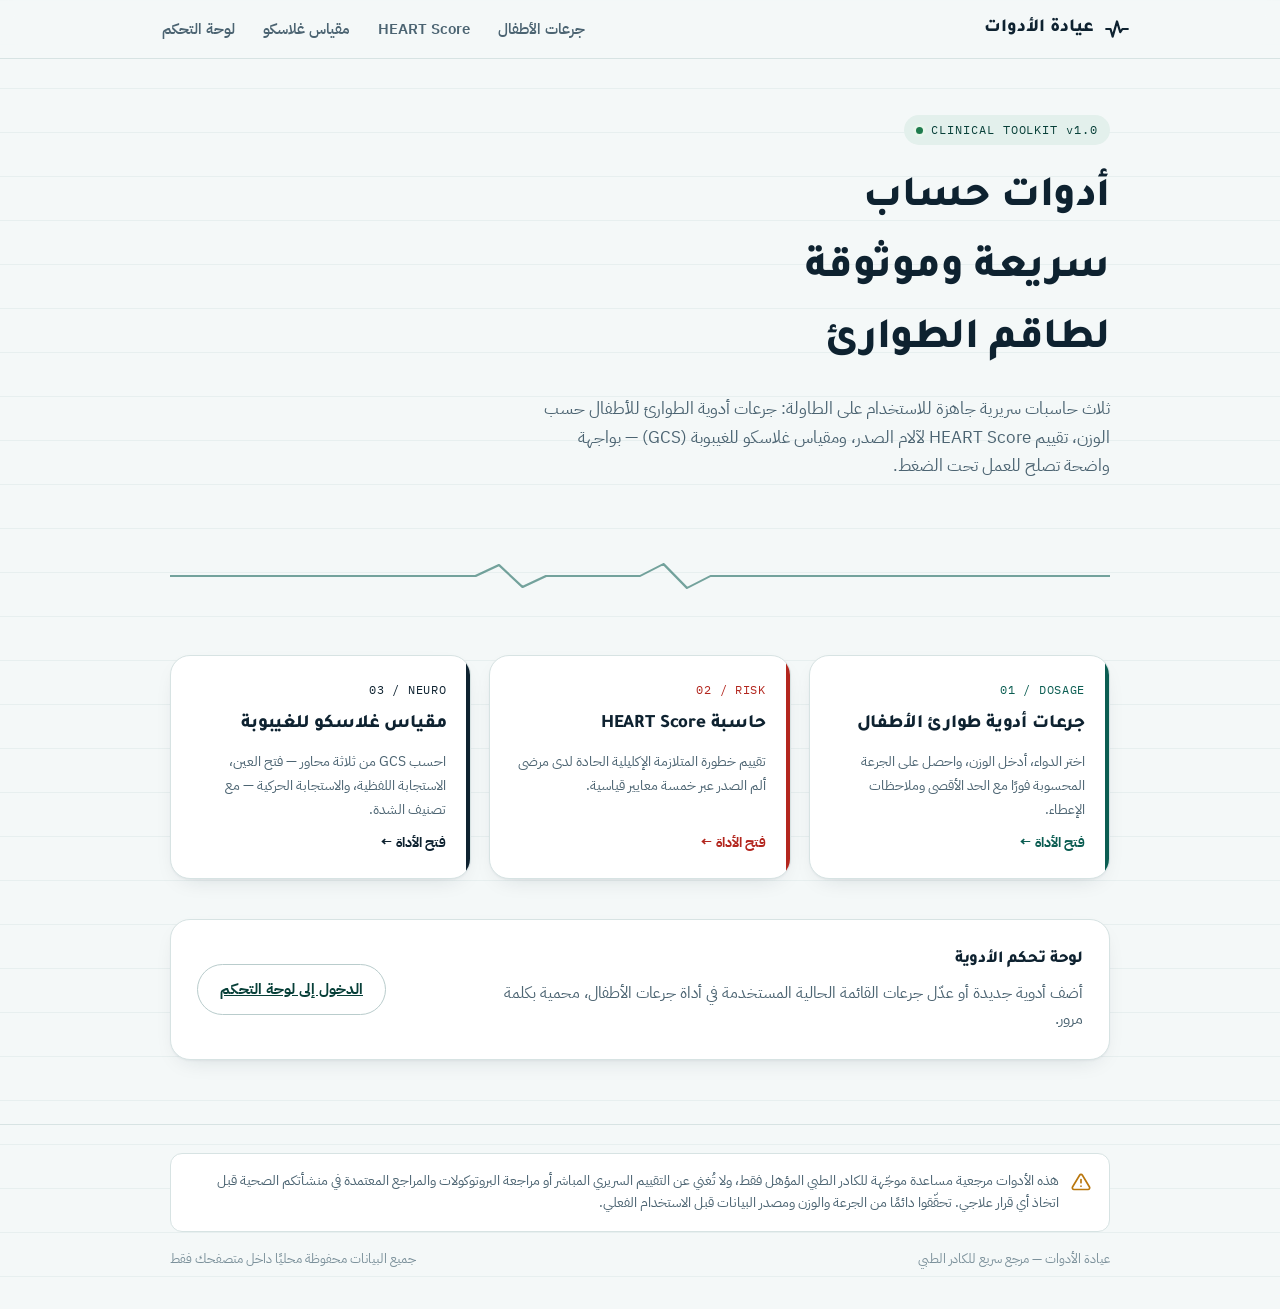
<file: index.html>
<!DOCTYPE html>
<html lang="ar" dir="rtl">
<head>
<meta charset="UTF-8">
<meta name="viewport" content="width=device-width, initial-scale=1.0">
<title>عيادة الأدوات — أدوات حساب سريرية للأطباء</title>
<meta name="description" content="أدوات سريرية سريعة: حاسبة جرعات طوارئ الأطفال، HEART Score، ومقياس غلاسكو للغيبوبة.">
<link rel="preconnect" href="https://fonts.googleapis.com">
<link href="https://fonts.googleapis.com/css2?family=Tajawal:wght@500;700;800;900&family=IBM+Plex+Sans+Arabic:wght@400;500;600;700&family=IBM+Plex+Mono:wght@500;600;700&display=swap" rel="stylesheet">
<link rel="stylesheet" href="css/style.css">
</head>
<body>

<header class="site">
  <div class="wrap site-nav">
    <a class="brand" href="index.html">
      <svg class="pulse" viewBox="0 0 24 24" fill="none" stroke="currentColor" stroke-width="2" stroke-linecap="round" stroke-linejoin="round"><path d="M2 12h4l2 7 4-14 3 10 2-3h5"/></svg>
      عيادة الأدوات
    </a>
    <ul class="nav-links">
      <li><a href="pediatric-dosing.html">جرعات الأطفال</a></li>
      <li><a href="heart-score.html">HEART Score</a></li>
      <li><a href="gcs.html">مقياس غلاسكو</a></li>
      <li><a href="admin.html">لوحة التحكم</a></li>
    </ul>
  </div>
</header>

<main class="wrap">
  <section class="hero">
    <span class="eyebrow">CLINICAL&nbsp;TOOLKIT&nbsp;v1.0</span>
    <h1>أدوات حساب سريعة وموثوقة لطاقم الطوارئ</h1>
    <p class="lead">ثلاث حاسبات سريرية جاهزة للاستخدام على الطاولة: جرعات أدوية الطوارئ للأطفال حسب الوزن، تقييم HEART Score لآلام الصدر، ومقياس غلاسكو للغيبوبة (GCS) — بواجهة واضحة تصلح للعمل تحت الضغط.</p>
  </section>

  <svg class="ecg-rule" viewBox="0 0 800 30" preserveAspectRatio="none" aria-hidden="true">
    <polyline points="0,15 260,15 280,4 300,26 320,15 340,15 360,15 380,15 400,15 420,3 440,27 460,15 480,15 800,15"
      fill="none" stroke="#0B5D52" stroke-width="2" stroke-linecap="round" stroke-linejoin="round"/>
  </svg>

  <section class="tool-grid">
    <a class="tool-card" href="pediatric-dosing.html" style="--card-accent:#0B5D52">
      <span class="tag">01 / DOSAGE</span>
      <h3>جرعات أدوية طوارئ الأطفال</h3>
      <p>اختر الدواء، أدخل الوزن، واحصل على الجرعة المحسوبة فورًا مع الحد الأقصى وملاحظات الإعطاء.</p>
      <span class="go">فتح الأداة ←</span>
    </a>
    <a class="tool-card" href="heart-score.html" style="--card-accent:#B3261E">
      <span class="tag">02 / RISK</span>
      <h3>حاسبة HEART Score</h3>
      <p>تقييم خطورة المتلازمة الإكليلية الحادة لدى مرضى ألم الصدر عبر خمسة معايير قياسية.</p>
      <span class="go">فتح الأداة ←</span>
    </a>
    <a class="tool-card" href="gcs.html" style="--card-accent:#0E2230">
      <span class="tag">03 / NEURO</span>
      <h3>مقياس غلاسكو للغيبوبة</h3>
      <p>احسب GCS من ثلاثة محاور — فتح العين، الاستجابة اللفظية، والاستجابة الحركية — مع تصنيف الشدة.</p>
      <span class="go">فتح الأداة ←</span>
    </a>
  </section>

  <div class="panel" style="display:flex; gap:16px; align-items:center; flex-wrap:wrap; justify-content:space-between;">
    <div style="max-width:60ch;">
      <h2 style="margin-bottom:6px;">لوحة تحكم الأدوية</h2>
      <p style="margin:0;">أضف أدوية جديدة أو عدّل جرعات القائمة الحالية المستخدمة في أداة جرعات الأطفال، محمية بكلمة مرور.</p>
    </div>
    <a class="btn ghost" href="admin.html">الدخول إلى لوحة التحكم</a>
  </div>
</main>

<footer class="site">
  <div class="wrap">
    <div class="disclaimer">
      <svg viewBox="0 0 24 24" width="20" height="20" fill="none" stroke="currentColor" stroke-width="2" stroke-linecap="round" stroke-linejoin="round"><path d="M10.29 3.86 1.82 18a2 2 0 0 0 1.71 3h16.94a2 2 0 0 0 1.71-3L13.71 3.86a2 2 0 0 0-3.42 0z"/><line x1="12" y1="9" x2="12" y2="13"/><line x1="12" y1="17" x2="12.01" y2="17"/></svg>
      <div>هذه الأدوات مرجعية مساعدة موجّهة للكادر الطبي المؤهل فقط، ولا تُغني عن التقييم السريري المباشر أو مراجعة البروتوكولات والمراجع المعتمدة في منشأتكم الصحية قبل اتخاذ أي قرار علاجي. تحقّقوا دائمًا من الجرعة والوزن ومصدر البيانات قبل الاستخدام الفعلي.</div>
    </div>
    <div class="foot-meta">
      <span>عيادة الأدوات — مرجع سريع للكادر الطبي</span>
      <span>جميع البيانات محفوظة محليًا داخل متصفحك فقط</span>
    </div>
  </div>
</footer>

</body>
</html>
</file>
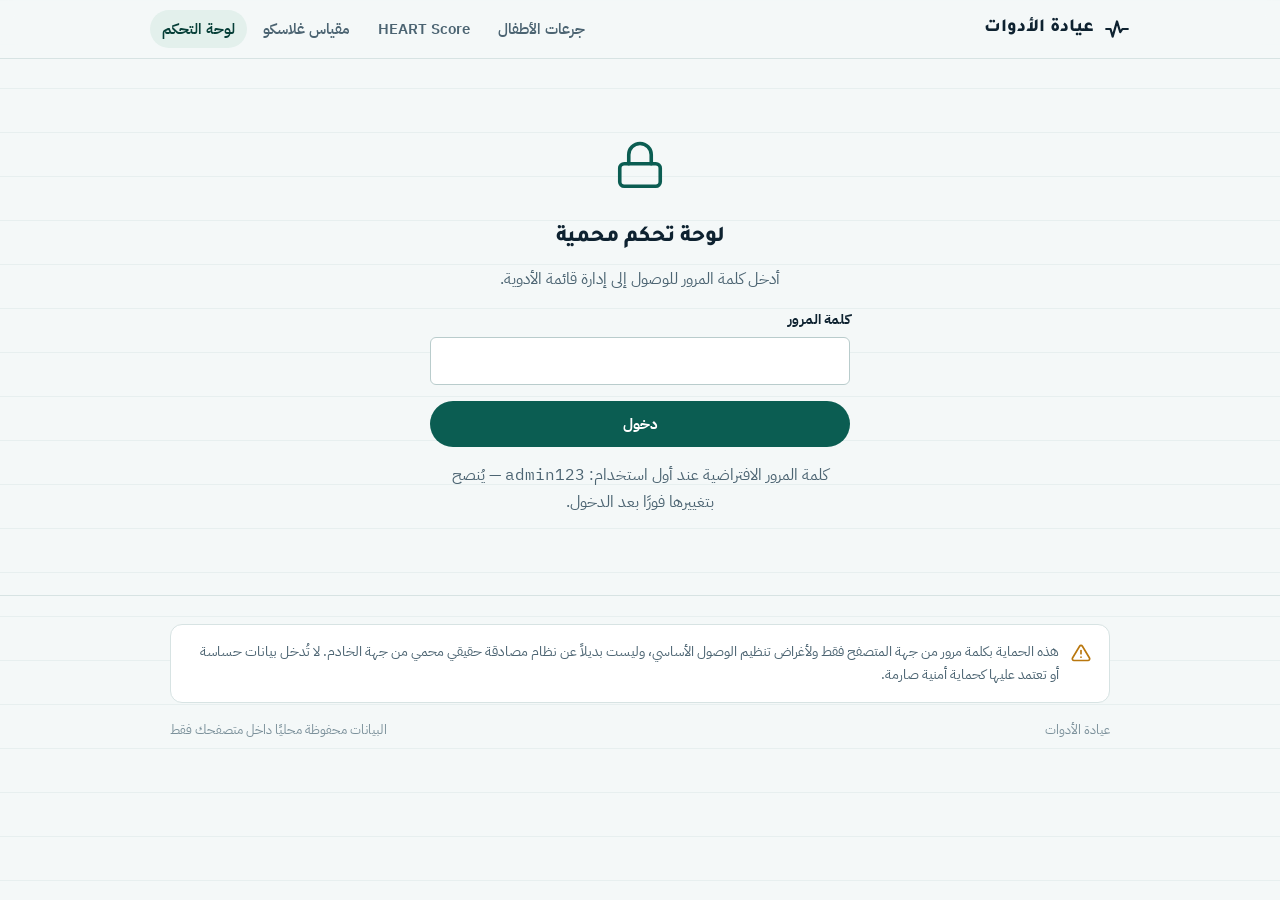
<file: admin.html>
<!DOCTYPE html>
<html lang="ar" dir="rtl">
<head>
<meta charset="UTF-8">
<meta name="viewport" content="width=device-width, initial-scale=1.0">
<title>لوحة التحكم — عيادة الأدوات</title>
<link rel="preconnect" href="https://fonts.googleapis.com">
<link href="https://fonts.googleapis.com/css2?family=Tajawal:wght@500;700;800;900&family=IBM+Plex+Sans+Arabic:wght@400;500;600;700&family=IBM+Plex+Mono:wght@500;600;700&display=swap" rel="stylesheet">
<link rel="stylesheet" href="css/style.css">
</head>
<body>

<header class="site">
  <div class="wrap site-nav">
    <a class="brand" href="index.html">
      <svg class="pulse" viewBox="0 0 24 24" fill="none" stroke="currentColor" stroke-width="2" stroke-linecap="round" stroke-linejoin="round"><path d="M2 12h4l2 7 4-14 3 10 2-3h5"/></svg>
      عيادة الأدوات
    </a>
    <ul class="nav-links">
      <li><a href="pediatric-dosing.html">جرعات الأطفال</a></li>
      <li><a href="heart-score.html">HEART Score</a></li>
      <li><a href="gcs.html">مقياس غلاسكو</a></li>
      <li><a href="admin.html" class="active">لوحة التحكم</a></li>
    </ul>
  </div>
</header>

<main class="wrap" style="max-width:860px;">

  <!-- بوابة الدخول -->
  <section id="gate" class="gate">
    <svg class="lock" viewBox="0 0 24 24" fill="none" stroke="currentColor" stroke-width="1.6" stroke-linecap="round" stroke-linejoin="round"><rect x="3" y="11" width="18" height="10" rx="2"/><path d="M7 11V7a5 5 0 0 1 10 0v4"/></svg>
    <h1 style="font-size:1.4rem;">لوحة تحكم محمية</h1>
    <p>أدخل كلمة المرور للوصول إلى إدارة قائمة الأدوية.</p>
    <form id="gateForm" style="text-align:right;">
      <div class="field">
        <label for="passInput">كلمة المرور</label>
        <input type="password" id="passInput" autocomplete="current-password" required>
      </div>
      <div id="gateError" class="alert error" style="display:none;">كلمة المرور غير صحيحة.</div>
      <button class="btn" type="submit" style="width:100%;">دخول</button>
    </form>
    <p class="hint" style="margin-top:14px;">كلمة المرور الافتراضية عند أول استخدام: <span class="mono">admin123</span> — يُنصح بتغييرها فورًا بعد الدخول.</p>
  </section>

  <!-- لوحة التحكم -->
  <section id="panelArea" style="display:none;">
    <div class="tool-header" style="padding-top:20px;">
      <span class="kicker">ADMIN&nbsp;PANEL</span>
      <h1>إدارة قائمة الأدوية</h1>
      <p>أضف دواءً جديدًا أو عدّل جرعة موجودة. التغييرات تُطبَّق فورًا على أداة حساب جرعات الأطفال.</p>
    </div>

    <div class="alert info">
      البيانات محفوظة داخل متصفحك الحالي فقط (localStorage) — لا يوجد خادم مركزي، لذا لن تظهر التعديلات لزائرين آخرين على أجهزتهم. لمشاركة قائمة موحّدة مع الفريق، استخدم زر "تصدير JSON" وأرسل الملف لهم، أو استوردوه يدويًا.
    </div>

    <div class="panel">
      <h2 id="formTitle">إضافة دواء جديد</h2>
      <form id="drugForm">
        <input type="hidden" id="drugId">
        <div class="grid-2">
          <div class="field">
            <label for="fName">اسم الدواء</label>
            <input type="text" id="fName" required>
          </div>
          <div class="field">
            <label for="fCategory">التصنيف</label>
            <input type="text" id="fCategory" placeholder="مثال: طوارئ حرجة">
          </div>
        </div>
        <div class="grid-2">
          <div class="field">
            <label for="fRoute">طريقة الإعطاء</label>
            <input type="text" id="fRoute" placeholder="مثال: IV/IO">
          </div>
          <div class="field">
            <label for="fUnit">وحدة الجرعة</label>
            <select id="fUnit">
              <option value="mg">ملغ (mg)</option>
              <option value="mL">مل (mL)</option>
              <option value="mcg">ميكروغرام (mcg)</option>
            </select>
          </div>
        </div>
        <div class="grid-2">
          <div class="field">
            <label for="fDosePerKg">الجرعة لكل كيلوغرام</label>
            <input type="number" id="fDosePerKg" class="mono" step="0.001" min="0" required>
          </div>
          <div class="field">
            <label for="fMaxDose">الحد الأقصى للجرعة (اختياري)</label>
            <input type="number" id="fMaxDose" class="mono" step="0.01" min="0">
          </div>
        </div>
        <div class="grid-2">
          <div class="field">
            <label for="fMinDose">الحد الأدنى للجرعة (اختياري)</label>
            <input type="number" id="fMinDose" class="mono" step="0.01" min="0">
          </div>
          <div class="field">
            <label for="fConcentration">التركيز ملغ/مل (اختياري لحساب الحجم)</label>
            <input type="number" id="fConcentration" class="mono" step="0.001" min="0">
          </div>
        </div>
        <div class="field">
          <label for="fNotes">ملاحظات</label>
          <textarea id="fNotes" rows="2"></textarea>
        </div>
        <div style="display:flex; gap:10px; flex-wrap:wrap;">
          <button class="btn" type="submit">حفظ الدواء</button>
          <button class="btn ghost" type="button" id="cancelEdit" style="display:none;">إلغاء التعديل</button>
        </div>
      </form>
    </div>

    <div class="toolbar">
      <h2 style="margin:0;">القائمة الحالية</h2>
      <div style="display:flex; gap:8px; flex-wrap:wrap;">
        <button class="btn ghost sm" id="exportBtn">تصدير JSON</button>
        <button class="btn ghost sm" id="resetBtn">استعادة الافتراضي</button>
        <button class="btn danger sm" id="lockBtn">تسجيل الخروج</button>
      </div>
    </div>

    <div class="panel">
      <div style="overflow-x:auto;">
        <table class="drugs" id="drugsTable">
          <thead>
            <tr><th>الاسم</th><th>التصنيف</th><th>جرعة/كغ</th><th>الحد الأقصى</th><th>الطريقة</th><th></th></tr>
          </thead>
          <tbody id="drugsTbody"></tbody>
        </table>
        <div class="empty" id="emptyState" style="display:none;">لا توجد أدوية مسجّلة بعد.</div>
      </div>
    </div>

    <div class="panel">
      <h2>تغيير كلمة المرور</h2>
      <form id="passForm" class="grid-2">
        <div class="field">
          <label for="newPass1">كلمة مرور جديدة</label>
          <input type="password" id="newPass1" minlength="4" required>
        </div>
        <div class="field">
          <label for="newPass2">تأكيد كلمة المرور</label>
          <input type="password" id="newPass2" minlength="4" required>
        </div>
        <div style="grid-column:1/-1;">
          <button class="btn ghost" type="submit">تحديث كلمة المرور</button>
        </div>
      </form>
    </div>
  </section>
</main>

<footer class="site">
  <div class="wrap">
    <div class="disclaimer">
      <svg viewBox="0 0 24 24" width="20" height="20" fill="none" stroke="currentColor" stroke-width="2" stroke-linecap="round" stroke-linejoin="round"><path d="M10.29 3.86 1.82 18a2 2 0 0 0 1.71 3h16.94a2 2 0 0 0 1.71-3L13.71 3.86a2 2 0 0 0-3.42 0z"/><line x1="12" y1="9" x2="12" y2="13"/><line x1="12" y1="17" x2="12.01" y2="17"/></svg>
      <div>هذه الحماية بكلمة مرور من جهة المتصفح فقط ولأغراض تنظيم الوصول الأساسي، وليست بديلاً عن نظام مصادقة حقيقي محمي من جهة الخادم. لا تُدخل بيانات حساسة أو تعتمد عليها كحماية أمنية صارمة.</div>
    </div>
    <div class="foot-meta">
      <span>عيادة الأدوات</span>
      <span>البيانات محفوظة محليًا داخل متصفحك فقط</span>
    </div>
  </div>
</footer>

<script src="js/storage.js"></script>
<script src="js/admin.js"></script>
</body>
</html>
</file>
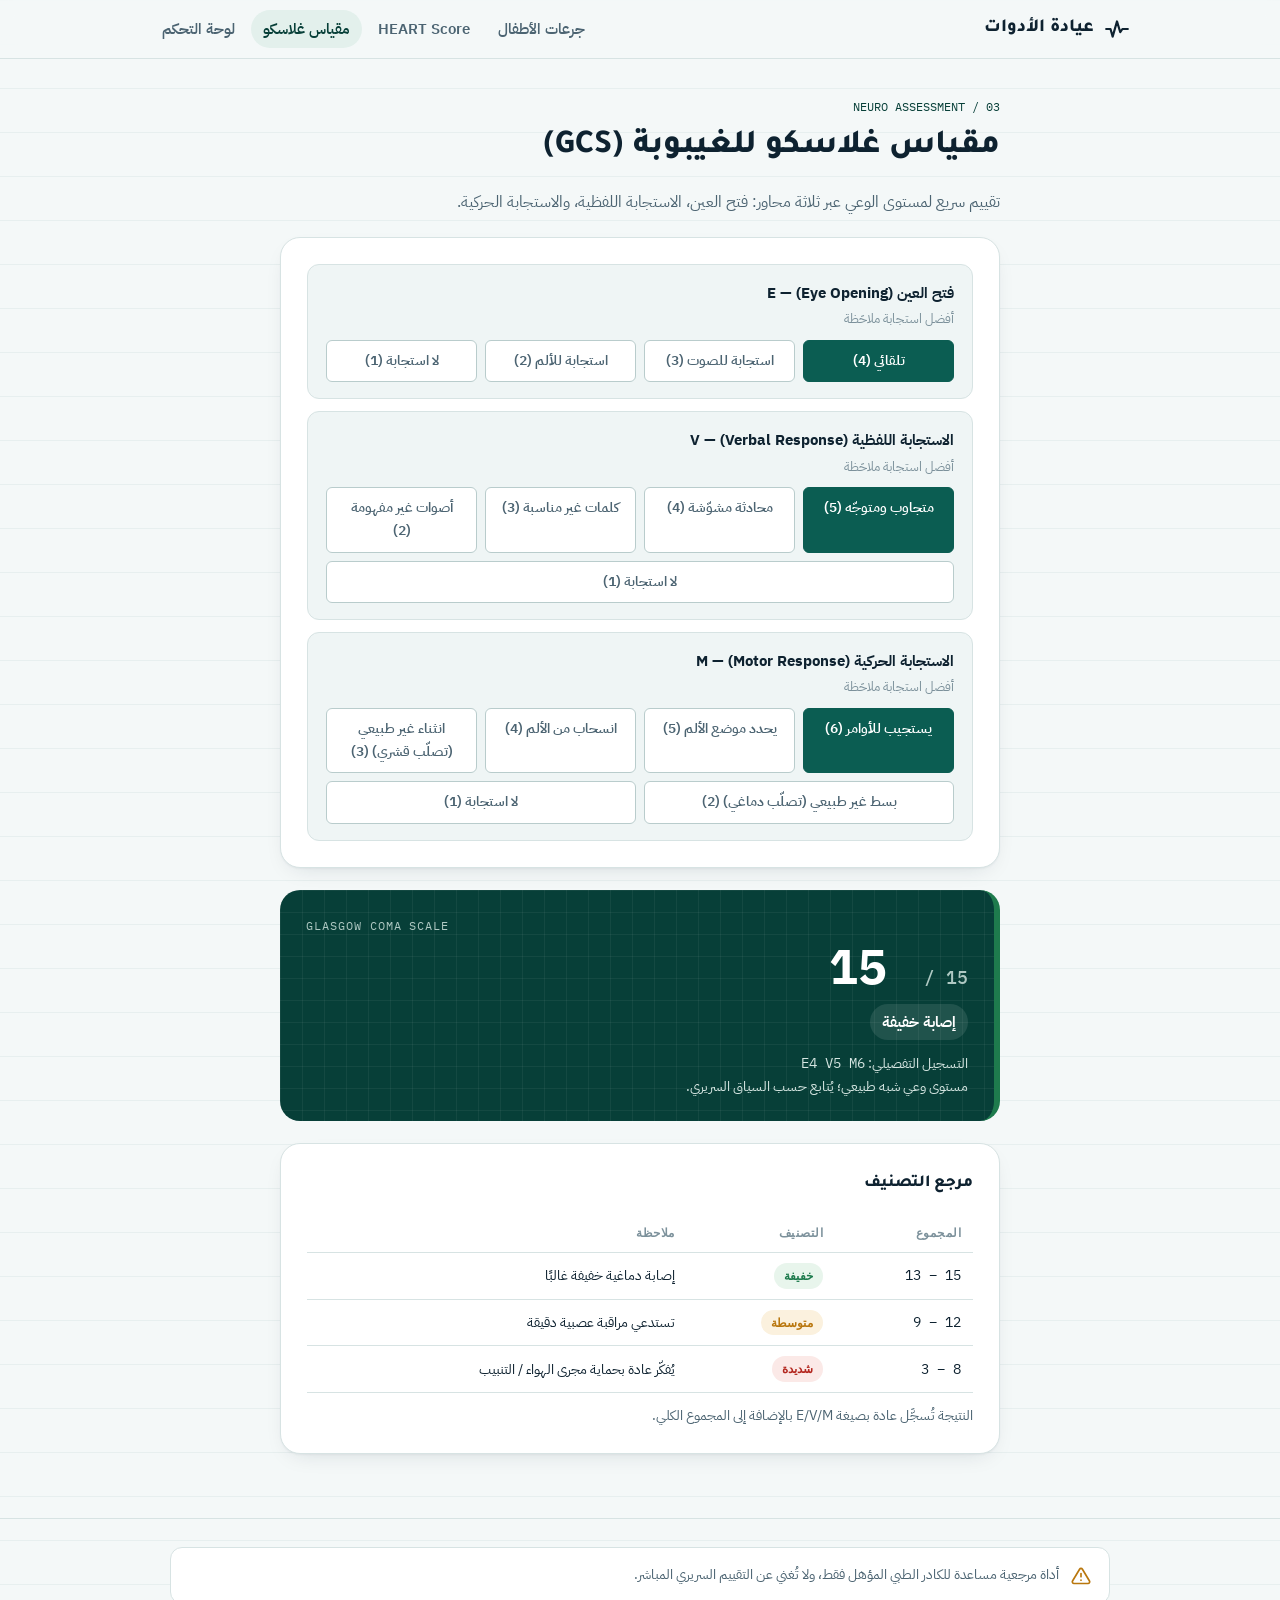
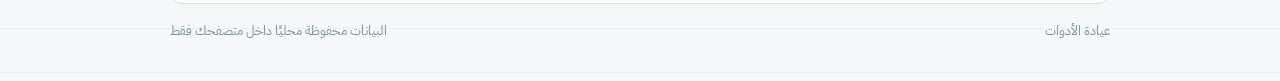
<file: gcs.html>
<!DOCTYPE html>
<html lang="ar" dir="rtl">
<head>
<meta charset="UTF-8">
<meta name="viewport" content="width=device-width, initial-scale=1.0">
<title>مقياس غلاسكو للغيبوبة (GCS) — عيادة الأدوات</title>
<link rel="preconnect" href="https://fonts.googleapis.com">
<link href="https://fonts.googleapis.com/css2?family=Tajawal:wght@500;700;800;900&family=IBM+Plex+Sans+Arabic:wght@400;500;600;700&family=IBM+Plex+Mono:wght@500;600;700&display=swap" rel="stylesheet">
<link rel="stylesheet" href="css/style.css">
</head>
<body>

<header class="site">
  <div class="wrap site-nav">
    <a class="brand" href="index.html">
      <svg class="pulse" viewBox="0 0 24 24" fill="none" stroke="currentColor" stroke-width="2" stroke-linecap="round" stroke-linejoin="round"><path d="M2 12h4l2 7 4-14 3 10 2-3h5"/></svg>
      عيادة الأدوات
    </a>
    <ul class="nav-links">
      <li><a href="pediatric-dosing.html">جرعات الأطفال</a></li>
      <li><a href="heart-score.html">HEART Score</a></li>
      <li><a href="gcs.html" class="active">مقياس غلاسكو</a></li>
      <li><a href="admin.html">لوحة التحكم</a></li>
    </ul>
  </div>
</header>

<main class="wrap" style="max-width:760px;">
  <div class="tool-header">
    <span class="kicker">03 / NEURO ASSESSMENT</span>
    <h1>مقياس غلاسكو للغيبوبة (GCS)</h1>
    <p>تقييم سريع لمستوى الوعي عبر ثلاثة محاور: فتح العين، الاستجابة اللفظية، والاستجابة الحركية.</p>
  </div>

  <form id="gcsForm">
    <div class="panel">
      <div class="criterion">
        <div class="c-title">فتح العين (Eye Opening) — E</div>
        <div class="c-desc">أفضل استجابة ملاحَظة</div>
        <div class="seg" data-key="eye">
          <input type="radio" name="eye" id="ey4" value="4" checked><label for="ey4">تلقائي (4)</label>
          <input type="radio" name="eye" id="ey3" value="3"><label for="ey3">استجابة للصوت (3)</label>
          <input type="radio" name="eye" id="ey2" value="2"><label for="ey2">استجابة للألم (2)</label>
          <input type="radio" name="eye" id="ey1" value="1"><label for="ey1">لا استجابة (1)</label>
        </div>
      </div>

      <div class="criterion">
        <div class="c-title">الاستجابة اللفظية (Verbal Response) — V</div>
        <div class="c-desc">أفضل استجابة ملاحَظة</div>
        <div class="seg" data-key="verbal">
          <input type="radio" name="verbal" id="v5" value="5" checked><label for="v5">متجاوب ومتوجّه (5)</label>
          <input type="radio" name="verbal" id="v4" value="4"><label for="v4">محادثة مشوّشة (4)</label>
          <input type="radio" name="verbal" id="v3" value="3"><label for="v3">كلمات غير مناسبة (3)</label>
          <input type="radio" name="verbal" id="v2" value="2"><label for="v2">أصوات غير مفهومة (2)</label>
          <input type="radio" name="verbal" id="v1" value="1"><label for="v1">لا استجابة (1)</label>
        </div>
      </div>

      <div class="criterion" style="margin-bottom:0;">
        <div class="c-title">الاستجابة الحركية (Motor Response) — M</div>
        <div class="c-desc">أفضل استجابة ملاحَظة</div>
        <div class="seg" data-key="motor">
          <input type="radio" name="motor" id="m6" value="6" checked><label for="m6">يستجيب للأوامر (6)</label>
          <input type="radio" name="motor" id="m5" value="5"><label for="m5">يحدد موضع الألم (5)</label>
          <input type="radio" name="motor" id="m4" value="4"><label for="m4">انسحاب من الألم (4)</label>
          <input type="radio" name="motor" id="m3" value="3"><label for="m3">انثناء غير طبيعي (تصلّب قشري) (3)</label>
          <input type="radio" name="motor" id="m2" value="2"><label for="m2">بسط غير طبيعي (تصلّب دماغي) (2)</label>
          <input type="radio" name="motor" id="m1" value="1"><label for="m1">لا استجابة (1)</label>
        </div>
      </div>
    </div>
  </form>

  <div class="readout" id="readout" data-level="low">
    <div class="r-label">GLASGOW&nbsp;COMA&nbsp;SCALE</div>
    <div class="r-value" id="scoreValue">15 <small>/ 15</small></div>
    <span class="r-status" id="scoreStatus">إصابة خفيفة / وعي طبيعي</span>
    <div class="r-note" id="scoreNote"></div>
  </div>

  <div class="panel" style="margin-top:22px;">
    <h2>مرجع التصنيف</h2>
    <table class="drugs">
      <thead><tr><th>المجموع</th><th>التصنيف</th><th>ملاحظة</th></tr></thead>
      <tbody>
        <tr><td class="num">13 – 15</td><td><span class="badge low">خفيفة</span></td><td>إصابة دماغية خفيفة غالبًا</td></tr>
        <tr><td class="num">9 – 12</td><td><span class="badge mid">متوسطة</span></td><td>تستدعي مراقبة عصبية دقيقة</td></tr>
        <tr><td class="num">3 – 8</td><td><span class="badge high">شديدة</span></td><td>يُفكّر عادة بحماية مجرى الهواء / التنبيب</td></tr>
      </tbody>
    </table>
    <p style="margin-top:12px; margin-bottom:0; font-size:.85rem;">النتيجة تُسجَّل عادة بصيغة E/V/M بالإضافة إلى المجموع الكلي.</p>
  </div>
</main>

<footer class="site">
  <div class="wrap">
    <div class="disclaimer">
      <svg viewBox="0 0 24 24" width="20" height="20" fill="none" stroke="currentColor" stroke-width="2" stroke-linecap="round" stroke-linejoin="round"><path d="M10.29 3.86 1.82 18a2 2 0 0 0 1.71 3h16.94a2 2 0 0 0 1.71-3L13.71 3.86a2 2 0 0 0-3.42 0z"/><line x1="12" y1="9" x2="12" y2="13"/><line x1="12" y1="17" x2="12.01" y2="17"/></svg>
      <div>أداة مرجعية مساعدة للكادر الطبي المؤهل فقط، ولا تُغني عن التقييم السريري المباشر.</div>
    </div>
    <div class="foot-meta">
      <span>عيادة الأدوات</span>
      <span>البيانات محفوظة محليًا داخل متصفحك فقط</span>
    </div>
  </div>
</footer>

<script src="js/gcs.js"></script>
</body>
</html>
</file>
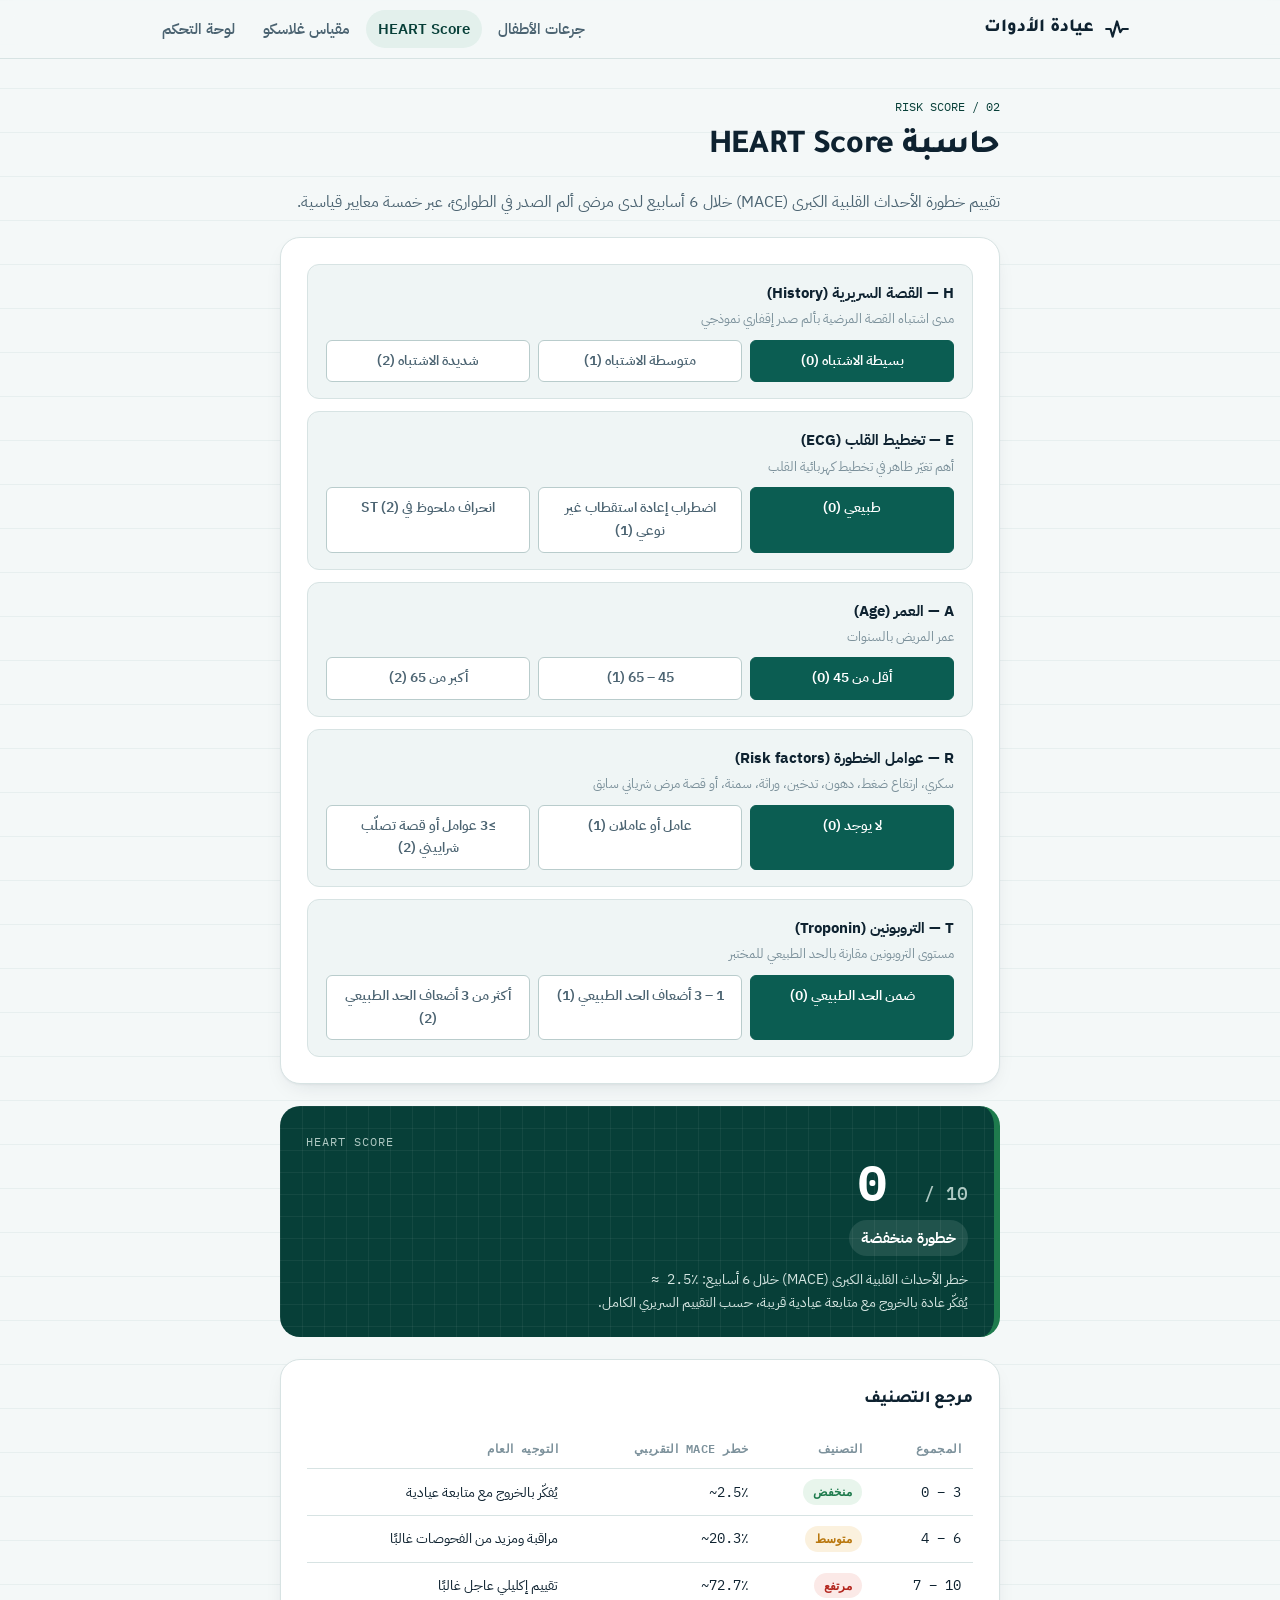
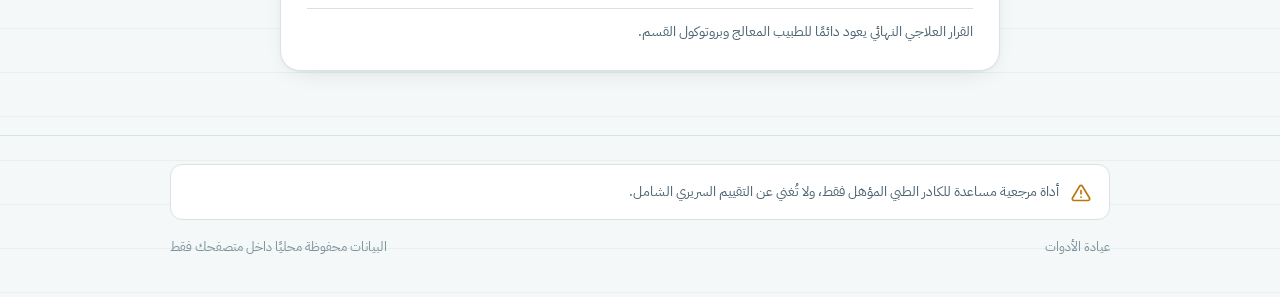
<file: heart-score.html>
<!DOCTYPE html>
<html lang="ar" dir="rtl">
<head>
<meta charset="UTF-8">
<meta name="viewport" content="width=device-width, initial-scale=1.0">
<title>حاسبة HEART Score — عيادة الأدوات</title>
<link rel="preconnect" href="https://fonts.googleapis.com">
<link href="https://fonts.googleapis.com/css2?family=Tajawal:wght@500;700;800;900&family=IBM+Plex+Sans+Arabic:wght@400;500;600;700&family=IBM+Plex+Mono:wght@500;600;700&display=swap" rel="stylesheet">
<link rel="stylesheet" href="css/style.css">
</head>
<body>

<header class="site">
  <div class="wrap site-nav">
    <a class="brand" href="index.html">
      <svg class="pulse" viewBox="0 0 24 24" fill="none" stroke="currentColor" stroke-width="2" stroke-linecap="round" stroke-linejoin="round"><path d="M2 12h4l2 7 4-14 3 10 2-3h5"/></svg>
      عيادة الأدوات
    </a>
    <ul class="nav-links">
      <li><a href="pediatric-dosing.html">جرعات الأطفال</a></li>
      <li><a href="heart-score.html" class="active">HEART Score</a></li>
      <li><a href="gcs.html">مقياس غلاسكو</a></li>
      <li><a href="admin.html">لوحة التحكم</a></li>
    </ul>
  </div>
</header>

<main class="wrap" style="max-width:760px;">
  <div class="tool-header">
    <span class="kicker">02 / RISK SCORE</span>
    <h1>حاسبة HEART Score</h1>
    <p>تقييم خطورة الأحداث القلبية الكبرى (MACE) خلال 6 أسابيع لدى مرضى ألم الصدر في الطوارئ، عبر خمسة معايير قياسية.</p>
  </div>

  <form id="heartForm">
    <div class="panel">
      <div class="criterion">
        <div class="c-title">H — القصة السريرية (History)</div>
        <div class="c-desc">مدى اشتباه القصة المرضية بألم صدر إقفاري نموذجي</div>
        <div class="seg" data-key="history">
          <input type="radio" name="history" id="h0" value="0" checked><label for="h0">بسيطة الاشتباه (0)</label>
          <input type="radio" name="history" id="h1" value="1"><label for="h1">متوسطة الاشتباه (1)</label>
          <input type="radio" name="history" id="h2" value="2"><label for="h2">شديدة الاشتباه (2)</label>
        </div>
      </div>

      <div class="criterion">
        <div class="c-title">E — تخطيط القلب (ECG)</div>
        <div class="c-desc">أهم تغيّر ظاهر في تخطيط كهربائية القلب</div>
        <div class="seg" data-key="ecg">
          <input type="radio" name="ecg" id="e0" value="0" checked><label for="e0">طبيعي (0)</label>
          <input type="radio" name="ecg" id="e1" value="1"><label for="e1">اضطراب إعادة استقطاب غير نوعي (1)</label>
          <input type="radio" name="ecg" id="e2" value="2"><label for="e2">انحراف ملحوظ في ST (2)</label>
        </div>
      </div>

      <div class="criterion">
        <div class="c-title">A — العمر (Age)</div>
        <div class="c-desc">عمر المريض بالسنوات</div>
        <div class="seg" data-key="age">
          <input type="radio" name="age" id="a0" value="0" checked><label for="a0">أقل من 45 (0)</label>
          <input type="radio" name="age" id="a1" value="1"><label for="a1">45 – 65 (1)</label>
          <input type="radio" name="age" id="a2" value="2"><label for="a2">أكبر من 65 (2)</label>
        </div>
      </div>

      <div class="criterion">
        <div class="c-title">R — عوامل الخطورة (Risk factors)</div>
        <div class="c-desc">سكري، ارتفاع ضغط، دهون، تدخين، وراثة، سمنة، أو قصة مرض شرياني سابق</div>
        <div class="seg" data-key="risk">
          <input type="radio" name="risk" id="r0" value="0" checked><label for="r0">لا يوجد (0)</label>
          <input type="radio" name="risk" id="r1" value="1"><label for="r1">عامل أو عاملان (1)</label>
          <input type="radio" name="risk" id="r2" value="2"><label for="r2">≥3 عوامل أو قصة تصلّب شراييني (2)</label>
        </div>
      </div>

      <div class="criterion" style="margin-bottom:0;">
        <div class="c-title">T — التروبونين (Troponin)</div>
        <div class="c-desc">مستوى التروبونين مقارنة بالحد الطبيعي للمختبر</div>
        <div class="seg" data-key="troponin">
          <input type="radio" name="troponin" id="t0" value="0" checked><label for="t0">ضمن الحد الطبيعي (0)</label>
          <input type="radio" name="troponin" id="t1" value="1"><label for="t1">1 – 3 أضعاف الحد الطبيعي (1)</label>
          <input type="radio" name="troponin" id="t2" value="2"><label for="t2">أكثر من 3 أضعاف الحد الطبيعي (2)</label>
        </div>
      </div>
    </div>
  </form>

  <div class="readout" id="readout" data-level="low">
    <div class="r-label">HEART&nbsp;SCORE</div>
    <div class="r-value" id="scoreValue">0 <small>/ 10</small></div>
    <span class="r-status" id="scoreStatus">خطورة منخفضة</span>
    <div class="r-note" id="scoreNote"></div>
  </div>

  <div class="panel" style="margin-top:22px;">
    <h2>مرجع التصنيف</h2>
    <table class="drugs">
      <thead><tr><th>المجموع</th><th>التصنيف</th><th>خطر MACE التقريبي</th><th>التوجيه العام</th></tr></thead>
      <tbody>
        <tr><td class="num">0 – 3</td><td><span class="badge low">منخفض</span></td><td class="num">~2.5٪</td><td>يُفكّر بالخروج مع متابعة عيادية</td></tr>
        <tr><td class="num">4 – 6</td><td><span class="badge mid">متوسط</span></td><td class="num">~20.3٪</td><td>مراقبة ومزيد من الفحوصات غالبًا</td></tr>
        <tr><td class="num">7 – 10</td><td><span class="badge high">مرتفع</span></td><td class="num">~72.7٪</td><td>تقييم إكليلي عاجل غالبًا</td></tr>
      </tbody>
    </table>
    <p style="margin-top:12px; margin-bottom:0; font-size:.85rem;">القرار العلاجي النهائي يعود دائمًا للطبيب المعالج وبروتوكول القسم.</p>
  </div>
</main>

<footer class="site">
  <div class="wrap">
    <div class="disclaimer">
      <svg viewBox="0 0 24 24" width="20" height="20" fill="none" stroke="currentColor" stroke-width="2" stroke-linecap="round" stroke-linejoin="round"><path d="M10.29 3.86 1.82 18a2 2 0 0 0 1.71 3h16.94a2 2 0 0 0 1.71-3L13.71 3.86a2 2 0 0 0-3.42 0z"/><line x1="12" y1="9" x2="12" y2="13"/><line x1="12" y1="17" x2="12.01" y2="17"/></svg>
      <div>أداة مرجعية مساعدة للكادر الطبي المؤهل فقط، ولا تُغني عن التقييم السريري الشامل.</div>
    </div>
    <div class="foot-meta">
      <span>عيادة الأدوات</span>
      <span>البيانات محفوظة محليًا داخل متصفحك فقط</span>
    </div>
  </div>
</footer>

<script src="js/heart.js"></script>
</body>
</html>
</file>
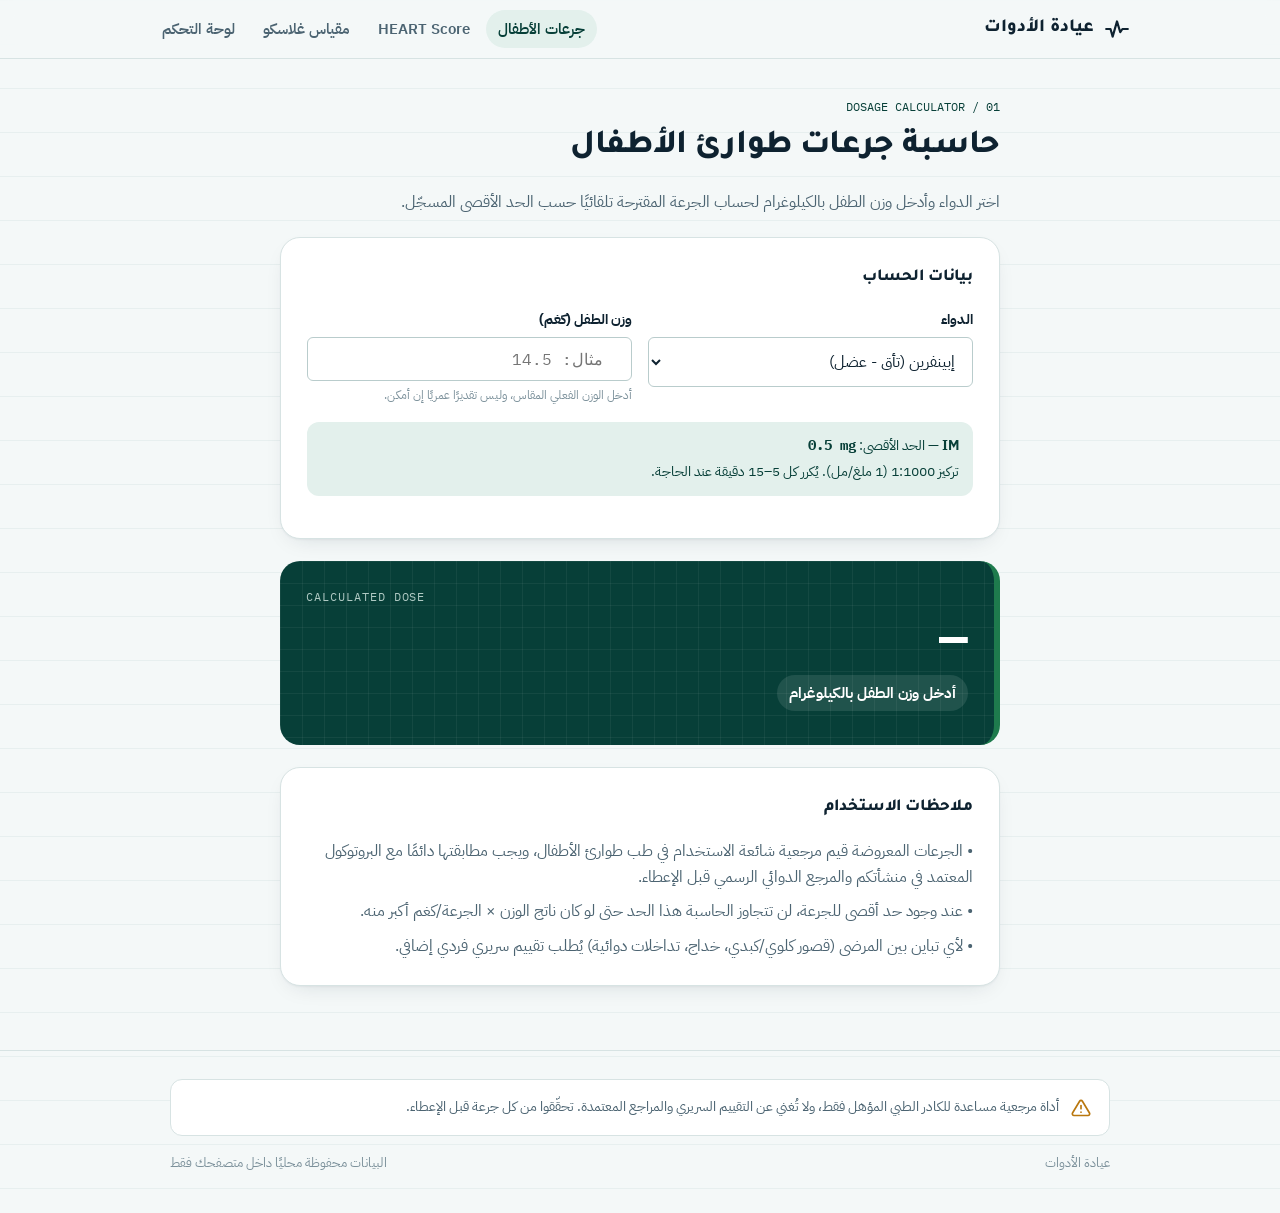
<file: pediatric-dosing.html>
<!DOCTYPE html>
<html lang="ar" dir="rtl">
<head>
<meta charset="UTF-8">
<meta name="viewport" content="width=device-width, initial-scale=1.0">
<title>حاسبة جرعات طوارئ الأطفال — عيادة الأدوات</title>
<link rel="preconnect" href="https://fonts.googleapis.com">
<link href="https://fonts.googleapis.com/css2?family=Tajawal:wght@500;700;800;900&family=IBM+Plex+Sans+Arabic:wght@400;500;600;700&family=IBM+Plex+Mono:wght@500;600;700&display=swap" rel="stylesheet">
<link rel="stylesheet" href="css/style.css">
</head>
<body>

<header class="site">
  <div class="wrap site-nav">
    <a class="brand" href="index.html">
      <svg class="pulse" viewBox="0 0 24 24" fill="none" stroke="currentColor" stroke-width="2" stroke-linecap="round" stroke-linejoin="round"><path d="M2 12h4l2 7 4-14 3 10 2-3h5"/></svg>
      عيادة الأدوات
    </a>
    <ul class="nav-links">
      <li><a href="pediatric-dosing.html" class="active">جرعات الأطفال</a></li>
      <li><a href="heart-score.html">HEART Score</a></li>
      <li><a href="gcs.html">مقياس غلاسكو</a></li>
      <li><a href="admin.html">لوحة التحكم</a></li>
    </ul>
  </div>
</header>

<main class="wrap" style="max-width:760px;">
  <div class="tool-header">
    <span class="kicker">01 / DOSAGE CALCULATOR</span>
    <h1>حاسبة جرعات طوارئ الأطفال</h1>
    <p>اختر الدواء وأدخل وزن الطفل بالكيلوغرام لحساب الجرعة المقترحة تلقائيًا حسب الحد الأقصى المسجّل.</p>
  </div>

  <div class="alert warn" id="noDrugsAlert" style="display:none;">
    لا توجد أدوية مسجّلة حاليًا. يمكن لمسؤول الموقع إضافتها من <a href="admin.html" style="text-decoration:underline;">لوحة التحكم</a>.
  </div>

  <div class="panel">
    <h2>بيانات الحساب</h2>
    <div class="grid-2">
      <div class="field">
        <label for="drugSelect">الدواء</label>
        <select id="drugSelect"></select>
      </div>
      <div class="field">
        <label for="weightInput">وزن الطفل (كغم)</label>
        <input type="number" id="weightInput" class="mono" min="0" step="0.1" placeholder="مثال: 14.5">
        <div class="hint">أدخل الوزن الفعلي المقاس، وليس تقديرًا عمريًا إن أمكن.</div>
      </div>
    </div>
    <div id="drugMeta" class="alert info" style="display:none;"></div>
  </div>

  <div class="readout" id="readout" data-level="low">
    <div class="r-label">CALCULATED&nbsp;DOSE</div>
    <div class="r-value" id="doseValue">—</div>
    <span class="r-status" id="doseStatus">أدخل الوزن واختر الدواء</span>
    <div class="r-note" id="doseNote"></div>
  </div>

  <div class="panel" style="margin-top:22px;">
    <h2>ملاحظات الاستخدام</h2>
    <p style="margin-bottom:8px;">• الجرعات المعروضة قيم مرجعية شائعة الاستخدام في طب طوارئ الأطفال، ويجب مطابقتها دائمًا مع البروتوكول المعتمد في منشأتكم والمرجع الدوائي الرسمي قبل الإعطاء.</p>
    <p style="margin-bottom:8px;">• عند وجود حد أقصى للجرعة، لن تتجاوز الحاسبة هذا الحد حتى لو كان ناتج الوزن × الجرعة/كغم أكبر منه.</p>
    <p style="margin:0;">• لأي تباين بين المرضى (قصور كلوي/كبدي، خداج، تداخلات دوائية) يُطلب تقييم سريري فردي إضافي.</p>
  </div>
</main>

<footer class="site">
  <div class="wrap">
    <div class="disclaimer">
      <svg viewBox="0 0 24 24" width="20" height="20" fill="none" stroke="currentColor" stroke-width="2" stroke-linecap="round" stroke-linejoin="round"><path d="M10.29 3.86 1.82 18a2 2 0 0 0 1.71 3h16.94a2 2 0 0 0 1.71-3L13.71 3.86a2 2 0 0 0-3.42 0z"/><line x1="12" y1="9" x2="12" y2="13"/><line x1="12" y1="17" x2="12.01" y2="17"/></svg>
      <div>أداة مرجعية مساعدة للكادر الطبي المؤهل فقط، ولا تُغني عن التقييم السريري والمراجع المعتمدة. تحقّقوا من كل جرعة قبل الإعطاء.</div>
    </div>
    <div class="foot-meta">
      <span>عيادة الأدوات</span>
      <span>البيانات محفوظة محليًا داخل متصفحك فقط</span>
    </div>
  </div>
</footer>

<script src="js/storage.js"></script>
<script src="js/pediatric.js"></script>
</body>
</html>
</file>
<file: css/style.css>
/* =========================================================
   عيادة الأدوات الطبية — نظام التصميم
   لغة بصرية: جهاز مراقبة سريري (Clinical Monitor)
   ========================================================= */

:root{
  --bg:            #F4F8F8;
  --bg-grid:       #E7EFEF;
  --surface:       #FFFFFF;
  --surface-soft:  #EFF5F5;
  --ink:           #0E2230;
  --ink-soft:      #4C6472;
  --ink-faint:     #7C919B;
  --line:          #D7E3E3;
  --line-strong:   #B9CCCC;

  --primary:       #0B5D52;
  --primary-dark:  #073F38;
  --primary-tint:  #E3F0EC;

  --risk-low:      #1E7B4D;
  --risk-low-bg:   #E8F5EC;
  --risk-mid:      #B9770E;
  --risk-mid-bg:   #FBF1DE;
  --risk-high:     #B3261E;
  --risk-high-bg:  #FBE9E7;

  --radius-sm: 6px;
  --radius-md: 12px;
  --radius-lg: 20px;

  --shadow-card: 0 1px 2px rgba(14,34,48,.04), 0 8px 24px -12px rgba(14,34,48,.18);

  --font-display: "Tajawal", "IBM Plex Sans Arabic", sans-serif;
  --font-body:    "IBM Plex Sans Arabic", "Tajawal", sans-serif;
  --font-mono:    "IBM Plex Mono", monospace;
}

*{ box-sizing: border-box; }
html{ scroll-behavior: smooth; }

body{
  margin:0;
  background:
    linear-gradient(var(--bg-grid) 1px, transparent 1px) 0 0/100% 44px,
    var(--bg);
  color: var(--ink);
  font-family: var(--font-body);
  line-height: 1.65;
  min-height:100vh;
}

@media (prefers-reduced-motion: reduce){
  *{ animation-duration: .001ms !important; animation-iteration-count: 1 !important; transition-duration: .001ms !important; scroll-behavior:auto !important; }
}

a{ color: inherit; }
h1,h2,h3,h4{ font-family: var(--font-display); font-weight: 800; margin: 0 0 .4em; letter-spacing: -.01em; }
p{ margin: 0 0 1em; color: var(--ink-soft); }
.mono{ font-family: var(--font-mono); font-variant-numeric: tabular-nums; direction: ltr; unicode-bidi: isolate; }

:focus-visible{ outline: 3px solid var(--primary); outline-offset: 2px; border-radius: 4px; }

/* ---------- Layout shells ---------- */
.wrap{ max-width: 980px; margin: 0 auto; padding: 0 20px; }

header.site{
  position: sticky; top:0; z-index: 40;
  background: rgba(244,248,248,.86);
  backdrop-filter: blur(10px);
  border-bottom: 1px solid var(--line);
}
.site-nav{
  display:flex; align-items:center; justify-content:space-between;
  padding: 14px 0;
}
.brand{
  display:flex; align-items:center; gap:10px;
  font-family: var(--font-display); font-weight:800; font-size: 1.15rem;
  text-decoration:none; color: var(--ink);
}
.brand .pulse{ width:26px; height:26px; flex:none; }
.nav-links{ display:flex; gap: 4px; list-style:none; margin:0; padding:0; }
.nav-links a{
  text-decoration:none; font-size:.92rem; font-weight:600; color: var(--ink-soft);
  padding: 8px 12px; border-radius: 999px; transition: background .15s, color .15s;
}
.nav-links a:hover, .nav-links a.active{ background: var(--primary-tint); color: var(--primary-dark); }

footer.site{
  border-top: 1px solid var(--line);
  margin-top: 64px;
  padding: 28px 0 40px;
}
.disclaimer{
  background: var(--surface); border: 1px solid var(--line); border-radius: var(--radius-md);
  padding: 16px 18px; font-size: .86rem; color: var(--ink-soft); display:flex; gap:12px; align-items:flex-start;
}
.disclaimer svg{ flex:none; margin-top:2px; color: var(--risk-mid); }
.foot-meta{ margin-top:16px; font-size:.8rem; color: var(--ink-faint); display:flex; justify-content:space-between; flex-wrap:wrap; gap:8px; }

/* ---------- Hero ---------- */
.hero{ padding: 56px 0 36px; }
.eyebrow{
  display:inline-flex; align-items:center; gap:8px;
  font-family: var(--font-mono); font-size:.74rem; letter-spacing:.08em;
  color: var(--primary-dark); background: var(--primary-tint);
  padding: 5px 12px; border-radius: 999px; margin-bottom: 18px; direction: ltr;
}
.eyebrow::before{ content:""; width:7px; height:7px; border-radius:50%; background: var(--risk-low); box-shadow: 0 0 0 3px var(--risk-low-bg); }
.hero h1{ font-size: clamp(1.9rem, 4vw, 2.7rem); max-width: 16ch; }
.hero p.lead{ font-size: 1.08rem; max-width: 58ch; }

.ecg-rule{ width:100%; height: 30px; margin: 28px 0; opacity:.55; }

/* ---------- Tool cards grid ---------- */
.tool-grid{ display:grid; grid-template-columns: repeat(3, 1fr); gap:18px; margin: 28px 0 40px; }
@media (max-width: 820px){ .tool-grid{ grid-template-columns: 1fr; } }

.tool-card{
  background: var(--surface); border:1px solid var(--line); border-radius: var(--radius-lg);
  padding: 24px; text-decoration:none; color: var(--ink);
  box-shadow: var(--shadow-card);
  display:flex; flex-direction:column; gap:10px;
  transition: transform .16s ease, border-color .16s ease;
  position:relative; overflow:hidden;
}
.tool-card::before{
  content:""; position:absolute; inset-inline-start:0; top:0; bottom:0; width:4px;
  background: var(--card-accent, var(--primary));
}
.tool-card:hover{ transform: translateY(-3px); border-color: var(--line-strong); }
.tool-card .tag{
  font-family: var(--font-mono); font-size:.72rem; color: var(--card-accent, var(--primary));
  direction: ltr; text-align: right; letter-spacing:.06em;
}
.tool-card h3{ font-size: 1.18rem; margin:0; }
.tool-card p{ font-size: .9rem; margin:0; }
.tool-card .go{ margin-top:auto; font-size:.85rem; font-weight:700; color: var(--card-accent, var(--primary)); display:flex; align-items:center; gap:6px; }

/* ---------- Tool page shell ---------- */
.tool-header{ padding: 34px 0 6px; }
.tool-header .kicker{ font-family: var(--font-mono); font-size:.78rem; color: var(--primary-dark); direction:ltr; }
.tool-header h1{ font-size: clamp(1.6rem, 3vw, 2.1rem); }

.panel{
  background: var(--surface); border:1px solid var(--line); border-radius: var(--radius-lg);
  padding: 26px; box-shadow: var(--shadow-card); margin-bottom: 22px;
}
.panel h2{ font-size: 1.05rem; margin-bottom: 16px; }

.field{ margin-bottom: 16px; }
.field label{ display:block; font-weight:700; font-size:.88rem; margin-bottom:6px; color: var(--ink); }
.field .hint{ font-size:.78rem; color: var(--ink-faint); margin-top:4px; }

input[type="text"], input[type="number"], input[type="password"], select, textarea{
  width:100%; border:1.5px solid var(--line-strong); border-radius: var(--radius-sm);
  padding: 11px 13px; font-size: 1rem; font-family: var(--font-body); background: var(--surface);
  color: var(--ink); transition: border-color .15s, box-shadow .15s;
}
input.mono, select.mono{ font-family: var(--font-mono); direction: ltr; text-align:right; }
input:focus, select:focus, textarea:focus{ border-color: var(--primary); box-shadow: 0 0 0 3px var(--primary-tint); }

.grid-2{ display:grid; grid-template-columns: 1fr 1fr; gap:16px; }
@media (max-width:640px){ .grid-2{ grid-template-columns:1fr; } }

.btn{
  display:inline-flex; align-items:center; gap:8px; justify-content:center;
  background: var(--primary); color:#fff; border:none; border-radius: 999px;
  padding: 12px 22px; font-weight:700; font-size:.95rem; cursor:pointer;
  font-family: var(--font-body); transition: background .15s, transform .1s;
}
.btn:hover{ background: var(--primary-dark); }
.btn:active{ transform: scale(.98); }
.btn.ghost{ background: transparent; color: var(--primary-dark); border: 1.5px solid var(--line-strong); }
.btn.ghost:hover{ background: var(--primary-tint); border-color: var(--primary); }
.btn.danger{ background: var(--risk-high); }
.btn.danger:hover{ background: #8f1f19; }
.btn.sm{ padding: 8px 14px; font-size:.82rem; }
.btn[disabled]{ opacity:.5; cursor:not-allowed; }

/* ---------- Readout (signature element) ---------- */
.readout{
  position:relative;
  border-radius: var(--radius-lg);
  background: var(--primary-dark);
  background-image: linear-gradient(rgba(255,255,255,.05) 1px, transparent 1px),
                     linear-gradient(90deg, rgba(255,255,255,.05) 1px, transparent 1px);
  background-size: 22px 22px;
  color:#fff; padding: 26px 26px 22px;
  border-inline-start: 6px solid var(--risk-low);
  transition: border-color .25s;
}
.readout[data-level="mid"]{ border-inline-start-color: var(--risk-mid); }
.readout[data-level="high"]{ border-inline-start-color: var(--risk-high); }
.readout .r-label{ font-family: var(--font-mono); font-size:.75rem; letter-spacing:.08em; color:#AFC9C3; direction:ltr; }
.readout .r-value{
  font-family: var(--font-mono); font-weight:700; font-size: clamp(2.1rem, 6vw, 3rem);
  direction: ltr; text-align: right; margin: 6px 0 4px; line-height:1;
}
.readout .r-value small{ font-size: 1.1rem; font-weight:500; color:#AFC9C3; margin-inline-start:8px; }
.readout .r-status{
  display:inline-flex; align-items:center; gap:8px; margin-top:10px;
  font-weight:700; font-size:.92rem; padding: 6px 12px; border-radius:999px;
  background: rgba(255,255,255,.1);
}
.readout .r-note{ margin-top: 12px; color:#D6E6E2; font-size:.86rem; }
.readout .r-note p{ color:#D6E6E2; margin:0; }

.badge{ display:inline-block; padding:3px 10px; border-radius:999px; font-size:.74rem; font-weight:700; font-family: var(--font-mono); direction:ltr; }
.badge.low{ background: var(--risk-low-bg); color: var(--risk-low); }
.badge.mid{ background: var(--risk-mid-bg); color: var(--risk-mid); }
.badge.high{ background: var(--risk-high-bg); color: var(--risk-high); }

/* ---------- Segmented choice (HEART / GCS criteria) ---------- */
.criterion{ border:1px solid var(--line); border-radius: var(--radius-md); padding: 16px 18px; margin-bottom:12px; background: var(--surface-soft); }
.criterion .c-title{ font-weight:800; font-size:.95rem; margin-bottom:2px; }
.criterion .c-desc{ font-size:.82rem; color: var(--ink-faint); margin-bottom:10px; }
.seg{ display:flex; flex-wrap:wrap; gap:8px; }
.seg input{ position:absolute; opacity:0; pointer-events:none; }
.seg label{
  cursor:pointer; border:1.5px solid var(--line-strong); border-radius: var(--radius-sm);
  padding: 9px 14px; font-size:.86rem; font-weight:600; color: var(--ink-soft); background:#fff;
  transition: all .12s; flex:1; text-align:center; min-width: 130px;
}
.seg input:checked + label{ background: var(--primary); border-color: var(--primary); color:#fff; }
.seg label:hover{ border-color: var(--primary); }

/* ---------- Table (admin drug list) ---------- */
table.drugs{ width:100%; border-collapse: collapse; font-size:.88rem; }
table.drugs th, table.drugs td{ text-align: right; padding: 10px 12px; border-bottom: 1px solid var(--line); }
table.drugs th{ font-family: var(--font-mono); font-size:.72rem; color: var(--ink-faint); letter-spacing:.04em; font-weight:600; }
table.drugs td.num{ font-family: var(--font-mono); direction: ltr; text-align:right; }
table.drugs tr:hover td{ background: var(--surface-soft); }
.row-actions{ display:flex; gap:6px; justify-content:flex-end; }

.gate{ max-width: 420px; margin: 80px auto; text-align:center; }
.gate .lock{ width:54px; height:54px; margin: 0 auto 18px; color: var(--primary); }

.alert{ display:flex; gap:10px; align-items:flex-start; padding: 12px 14px; border-radius: var(--radius-md); font-size:.86rem; margin-bottom:16px; }
.alert.info{ background: var(--primary-tint); color: var(--primary-dark); }
.alert.warn{ background: var(--risk-mid-bg); color: #7a4e07; }
.alert.error{ background: var(--risk-high-bg); color: var(--risk-high); }

.toolbar{ display:flex; justify-content:space-between; align-items:center; gap:12px; margin-bottom:16px; flex-wrap:wrap; }
.empty{ text-align:center; padding: 40px 20px; color: var(--ink-faint); }
</file>
